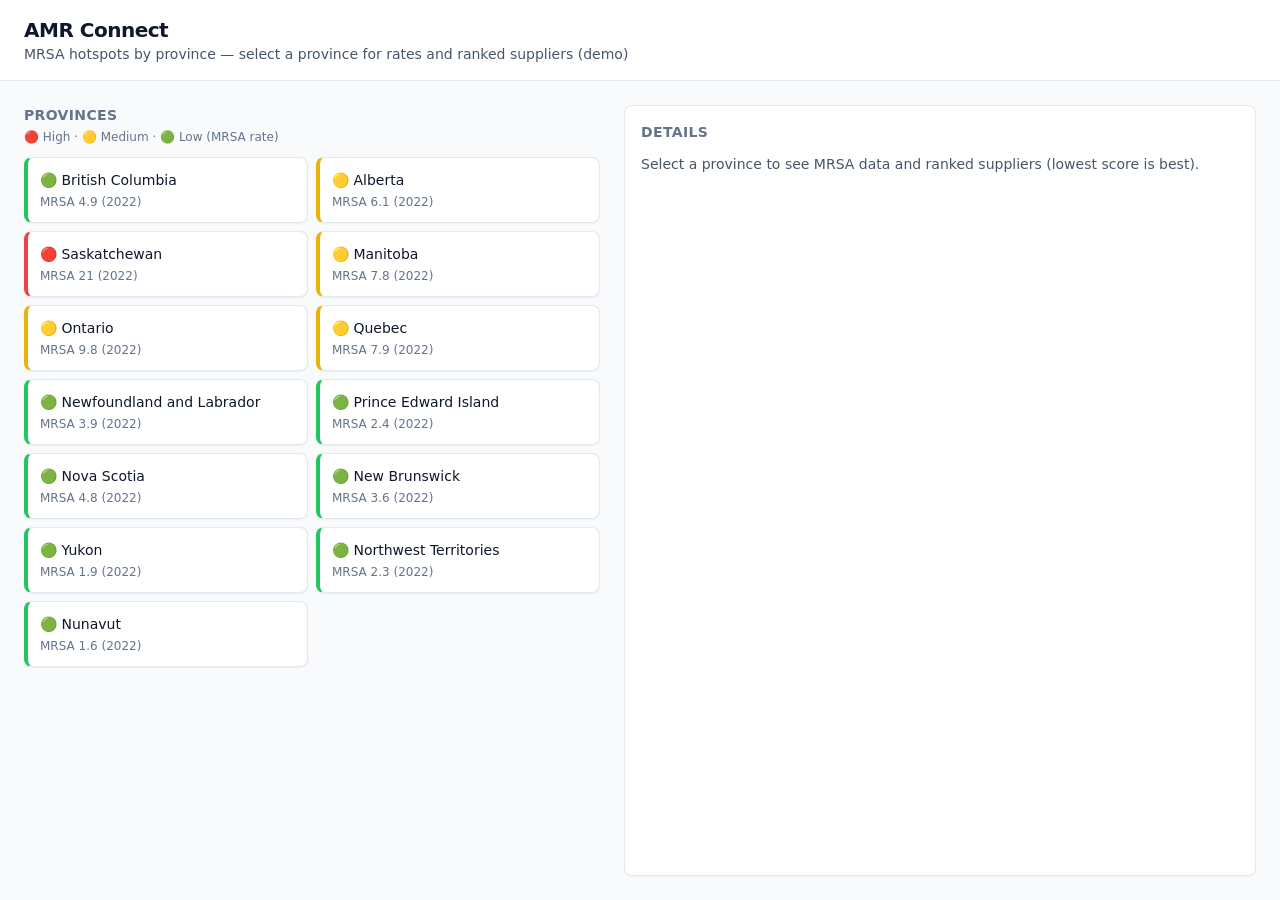
<file: index.html>
<!DOCTYPE html><!--6SRKDY8zP3myx3LyKvv_q--><html lang="en"><head><meta charSet="utf-8"/><meta name="viewport" content="width=device-width, initial-scale=1"/><link rel="stylesheet" href="/_next/static/css/f2f141f1705e0930.css" data-precedence="next"/><link rel="preload" as="script" fetchPriority="low" href="/_next/static/chunks/webpack-4a462cecab786e93.js"/><script src="/_next/static/chunks/4bd1b696-c023c6e3521b1417.js" async=""></script><script src="/_next/static/chunks/255-aaafc19c72668c72.js" async=""></script><script src="/_next/static/chunks/main-app-2a0cd409e878924c.js" async=""></script><script src="/_next/static/chunks/app/page-037598637d112447.js" async=""></script><title>AMR Connect — Demand Map</title><meta name="description" content="Regional antibiotic demand and supplier view"/><script src="/_next/static/chunks/polyfills-42372ed130431b0a.js" noModule=""></script></head><body class="min-h-screen bg-slate-50 text-slate-900 antialiased"><div hidden=""><!--$--><!--/$--></div><div class="flex min-h-screen flex-col"><header class="border-b border-slate-200 bg-white px-4 py-4 sm:px-6"><h1 class="text-xl font-semibold tracking-tight text-slate-900">AMR Connect</h1><p class="text-sm text-slate-600">MRSA hotspots by province — select a province for rates and ranked suppliers (demo)</p></header><div class="flex flex-1 flex-col gap-4 p-4 lg:flex-row lg:gap-6 lg:p-6"><section class="w-full lg:max-w-xl"><h2 class="text-sm font-semibold uppercase tracking-wide text-slate-500">Provinces</h2><p class="mt-1 text-xs text-slate-500">🔴 High · 🟡 Medium · 🟢 Low (MRSA rate)</p><div class="mt-3 grid grid-cols-1 gap-2 sm:grid-cols-2"><button type="button" class="rounded-lg border border-slate-200 bg-white p-3 text-left text-sm shadow-sm transition hover:bg-slate-50 " style="border-left-width:4px;border-left-color:#22C55E"><span class="font-medium text-slate-900">🟢<!-- --> <!-- -->British Columbia</span><span class="mt-1 block text-xs text-slate-500">MRSA <!-- -->4.9<!-- --> (<!-- -->2022<!-- -->)</span></button><button type="button" class="rounded-lg border border-slate-200 bg-white p-3 text-left text-sm shadow-sm transition hover:bg-slate-50 " style="border-left-width:4px;border-left-color:#EAB308"><span class="font-medium text-slate-900">🟡<!-- --> <!-- -->Alberta</span><span class="mt-1 block text-xs text-slate-500">MRSA <!-- -->6.1<!-- --> (<!-- -->2022<!-- -->)</span></button><button type="button" class="rounded-lg border border-slate-200 bg-white p-3 text-left text-sm shadow-sm transition hover:bg-slate-50 " style="border-left-width:4px;border-left-color:#EF4444"><span class="font-medium text-slate-900">🔴<!-- --> <!-- -->Saskatchewan</span><span class="mt-1 block text-xs text-slate-500">MRSA <!-- -->21<!-- --> (<!-- -->2022<!-- -->)</span></button><button type="button" class="rounded-lg border border-slate-200 bg-white p-3 text-left text-sm shadow-sm transition hover:bg-slate-50 " style="border-left-width:4px;border-left-color:#EAB308"><span class="font-medium text-slate-900">🟡<!-- --> <!-- -->Manitoba</span><span class="mt-1 block text-xs text-slate-500">MRSA <!-- -->7.8<!-- --> (<!-- -->2022<!-- -->)</span></button><button type="button" class="rounded-lg border border-slate-200 bg-white p-3 text-left text-sm shadow-sm transition hover:bg-slate-50 " style="border-left-width:4px;border-left-color:#EAB308"><span class="font-medium text-slate-900">🟡<!-- --> <!-- -->Ontario</span><span class="mt-1 block text-xs text-slate-500">MRSA <!-- -->9.8<!-- --> (<!-- -->2022<!-- -->)</span></button><button type="button" class="rounded-lg border border-slate-200 bg-white p-3 text-left text-sm shadow-sm transition hover:bg-slate-50 " style="border-left-width:4px;border-left-color:#EAB308"><span class="font-medium text-slate-900">🟡<!-- --> <!-- -->Quebec</span><span class="mt-1 block text-xs text-slate-500">MRSA <!-- -->7.9<!-- --> (<!-- -->2022<!-- -->)</span></button><button type="button" class="rounded-lg border border-slate-200 bg-white p-3 text-left text-sm shadow-sm transition hover:bg-slate-50 " style="border-left-width:4px;border-left-color:#22C55E"><span class="font-medium text-slate-900">🟢<!-- --> <!-- -->Newfoundland and Labrador</span><span class="mt-1 block text-xs text-slate-500">MRSA <!-- -->3.9<!-- --> (<!-- -->2022<!-- -->)</span></button><button type="button" class="rounded-lg border border-slate-200 bg-white p-3 text-left text-sm shadow-sm transition hover:bg-slate-50 " style="border-left-width:4px;border-left-color:#22C55E"><span class="font-medium text-slate-900">🟢<!-- --> <!-- -->Prince Edward Island</span><span class="mt-1 block text-xs text-slate-500">MRSA <!-- -->2.4<!-- --> (<!-- -->2022<!-- -->)</span></button><button type="button" class="rounded-lg border border-slate-200 bg-white p-3 text-left text-sm shadow-sm transition hover:bg-slate-50 " style="border-left-width:4px;border-left-color:#22C55E"><span class="font-medium text-slate-900">🟢<!-- --> <!-- -->Nova Scotia</span><span class="mt-1 block text-xs text-slate-500">MRSA <!-- -->4.8<!-- --> (<!-- -->2022<!-- -->)</span></button><button type="button" class="rounded-lg border border-slate-200 bg-white p-3 text-left text-sm shadow-sm transition hover:bg-slate-50 " style="border-left-width:4px;border-left-color:#22C55E"><span class="font-medium text-slate-900">🟢<!-- --> <!-- -->New Brunswick</span><span class="mt-1 block text-xs text-slate-500">MRSA <!-- -->3.6<!-- --> (<!-- -->2022<!-- -->)</span></button><button type="button" class="rounded-lg border border-slate-200 bg-white p-3 text-left text-sm shadow-sm transition hover:bg-slate-50 " style="border-left-width:4px;border-left-color:#22C55E"><span class="font-medium text-slate-900">🟢<!-- --> <!-- -->Yukon</span><span class="mt-1 block text-xs text-slate-500">MRSA <!-- -->1.9<!-- --> (<!-- -->2022<!-- -->)</span></button><button type="button" class="rounded-lg border border-slate-200 bg-white p-3 text-left text-sm shadow-sm transition hover:bg-slate-50 " style="border-left-width:4px;border-left-color:#22C55E"><span class="font-medium text-slate-900">🟢<!-- --> <!-- -->Northwest Territories</span><span class="mt-1 block text-xs text-slate-500">MRSA <!-- -->2.3<!-- --> (<!-- -->2022<!-- -->)</span></button><button type="button" class="rounded-lg border border-slate-200 bg-white p-3 text-left text-sm shadow-sm transition hover:bg-slate-50 " style="border-left-width:4px;border-left-color:#22C55E"><span class="font-medium text-slate-900">🟢<!-- --> <!-- -->Nunavut</span><span class="mt-1 block text-xs text-slate-500">MRSA <!-- -->1.6<!-- --> (<!-- -->2022<!-- -->)</span></button></div></section><aside class="min-h-[200px] w-full flex-1 rounded-lg border border-slate-200 bg-white p-4 shadow-sm"><h2 class="text-sm font-semibold uppercase tracking-wide text-slate-500">Details</h2><p class="mt-3 text-sm text-slate-600">Select a province to see MRSA data and ranked suppliers (lowest score is best).</p></aside></div></div><!--$--><!--/$--><script src="/_next/static/chunks/webpack-4a462cecab786e93.js" id="_R_" async=""></script><script>(self.__next_f=self.__next_f||[]).push([0])</script><script>self.__next_f.push([1,"1:\"$Sreact.fragment\"\n2:I[9766,[],\"\"]\n3:I[8924,[],\"\"]\n4:I[4963,[\"974\",\"static/chunks/app/page-037598637d112447.js\"],\"default\"]\n5:I[4431,[],\"OutletBoundary\"]\n7:I[5278,[],\"AsyncMetadataOutlet\"]\n9:I[4431,[],\"ViewportBoundary\"]\nb:I[4431,[],\"MetadataBoundary\"]\nc:\"$Sreact.suspense\"\ne:I[7150,[],\"\"]\n:HL[\"/_next/static/css/f2f141f1705e0930.css\",\"style\"]\n"])</script><script>self.__next_f.push([1,"0:{\"P\":null,\"b\":\"6SRKDY8zP3myx3LyKvv-q\",\"p\":\"\",\"c\":[\"\",\"\"],\"i\":false,\"f\":[[[\"\",{\"children\":[\"__PAGE__\",{}]},\"$undefined\",\"$undefined\",true],[\"\",[\"$\",\"$1\",\"c\",{\"children\":[[[\"$\",\"link\",\"0\",{\"rel\":\"stylesheet\",\"href\":\"/_next/static/css/f2f141f1705e0930.css\",\"precedence\":\"next\",\"crossOrigin\":\"$undefined\",\"nonce\":\"$undefined\"}]],[\"$\",\"html\",null,{\"lang\":\"en\",\"suppressHydrationWarning\":true,\"children\":[\"$\",\"body\",null,{\"className\":\"min-h-screen bg-slate-50 text-slate-900 antialiased\",\"suppressHydrationWarning\":true,\"children\":[\"$\",\"$L2\",null,{\"parallelRouterKey\":\"children\",\"error\":\"$undefined\",\"errorStyles\":\"$undefined\",\"errorScripts\":\"$undefined\",\"template\":[\"$\",\"$L3\",null,{}],\"templateStyles\":\"$undefined\",\"templateScripts\":\"$undefined\",\"notFound\":[[[\"$\",\"title\",null,{\"children\":\"404: This page could not be found.\"}],[\"$\",\"div\",null,{\"style\":{\"fontFamily\":\"system-ui,\\\"Segoe UI\\\",Roboto,Helvetica,Arial,sans-serif,\\\"Apple Color Emoji\\\",\\\"Segoe UI Emoji\\\"\",\"height\":\"100vh\",\"textAlign\":\"center\",\"display\":\"flex\",\"flexDirection\":\"column\",\"alignItems\":\"center\",\"justifyContent\":\"center\"},\"children\":[\"$\",\"div\",null,{\"children\":[[\"$\",\"style\",null,{\"dangerouslySetInnerHTML\":{\"__html\":\"body{color:#000;background:#fff;margin:0}.next-error-h1{border-right:1px solid rgba(0,0,0,.3)}@media (prefers-color-scheme:dark){body{color:#fff;background:#000}.next-error-h1{border-right:1px solid rgba(255,255,255,.3)}}\"}}],[\"$\",\"h1\",null,{\"className\":\"next-error-h1\",\"style\":{\"display\":\"inline-block\",\"margin\":\"0 20px 0 0\",\"padding\":\"0 23px 0 0\",\"fontSize\":24,\"fontWeight\":500,\"verticalAlign\":\"top\",\"lineHeight\":\"49px\"},\"children\":404}],[\"$\",\"div\",null,{\"style\":{\"display\":\"inline-block\"},\"children\":[\"$\",\"h2\",null,{\"style\":{\"fontSize\":14,\"fontWeight\":400,\"lineHeight\":\"49px\",\"margin\":0},\"children\":\"This page could not be found.\"}]}]]}]}]],[]],\"forbidden\":\"$undefined\",\"unauthorized\":\"$undefined\"}]}]}]]}],{\"children\":[\"__PAGE__\",[\"$\",\"$1\",\"c\",{\"children\":[[\"$\",\"$L4\",null,{}],null,[\"$\",\"$L5\",null,{\"children\":[\"$L6\",[\"$\",\"$L7\",null,{\"promise\":\"$@8\"}]]}]]}],{},null,false]},null,false],[\"$\",\"$1\",\"h\",{\"children\":[null,[[\"$\",\"$L9\",null,{\"children\":\"$La\"}],null],[\"$\",\"$Lb\",null,{\"children\":[\"$\",\"div\",null,{\"hidden\":true,\"children\":[\"$\",\"$c\",null,{\"fallback\":null,\"children\":\"$Ld\"}]}]}]]}],false]],\"m\":\"$undefined\",\"G\":[\"$e\",[]],\"s\":false,\"S\":true}\n"])</script><script>self.__next_f.push([1,"a:[[\"$\",\"meta\",\"0\",{\"charSet\":\"utf-8\"}],[\"$\",\"meta\",\"1\",{\"name\":\"viewport\",\"content\":\"width=device-width, initial-scale=1\"}]]\n6:null\n"])</script><script>self.__next_f.push([1,"8:{\"metadata\":[[\"$\",\"title\",\"0\",{\"children\":\"AMR Connect — Demand Map\"}],[\"$\",\"meta\",\"1\",{\"name\":\"description\",\"content\":\"Regional antibiotic demand and supplier view\"}]],\"error\":null,\"digest\":\"$undefined\"}\n"])</script><script>self.__next_f.push([1,"d:\"$8:metadata\"\n"])</script></body></html>
</file>
<file: _next/static/css/f2f141f1705e0930.css>
*,:after,:before{--tw-border-spacing-x:0;--tw-border-spacing-y:0;--tw-translate-x:0;--tw-translate-y:0;--tw-rotate:0;--tw-skew-x:0;--tw-skew-y:0;--tw-scale-x:1;--tw-scale-y:1;--tw-pan-x: ;--tw-pan-y: ;--tw-pinch-zoom: ;--tw-scroll-snap-strictness:proximity;--tw-gradient-from-position: ;--tw-gradient-via-position: ;--tw-gradient-to-position: ;--tw-ordinal: ;--tw-slashed-zero: ;--tw-numeric-figure: ;--tw-numeric-spacing: ;--tw-numeric-fraction: ;--tw-ring-inset: ;--tw-ring-offset-width:0px;--tw-ring-offset-color:#fff;--tw-ring-color:rgb(59 130 246/0.5);--tw-ring-offset-shadow:0 0 #0000;--tw-ring-shadow:0 0 #0000;--tw-shadow:0 0 #0000;--tw-shadow-colored:0 0 #0000;--tw-blur: ;--tw-brightness: ;--tw-contrast: ;--tw-grayscale: ;--tw-hue-rotate: ;--tw-invert: ;--tw-saturate: ;--tw-sepia: ;--tw-drop-shadow: ;--tw-backdrop-blur: ;--tw-backdrop-brightness: ;--tw-backdrop-contrast: ;--tw-backdrop-grayscale: ;--tw-backdrop-hue-rotate: ;--tw-backdrop-invert: ;--tw-backdrop-opacity: ;--tw-backdrop-saturate: ;--tw-backdrop-sepia: ;--tw-contain-size: ;--tw-contain-layout: ;--tw-contain-paint: ;--tw-contain-style: }::backdrop{--tw-border-spacing-x:0;--tw-border-spacing-y:0;--tw-translate-x:0;--tw-translate-y:0;--tw-rotate:0;--tw-skew-x:0;--tw-skew-y:0;--tw-scale-x:1;--tw-scale-y:1;--tw-pan-x: ;--tw-pan-y: ;--tw-pinch-zoom: ;--tw-scroll-snap-strictness:proximity;--tw-gradient-from-position: ;--tw-gradient-via-position: ;--tw-gradient-to-position: ;--tw-ordinal: ;--tw-slashed-zero: ;--tw-numeric-figure: ;--tw-numeric-spacing: ;--tw-numeric-fraction: ;--tw-ring-inset: ;--tw-ring-offset-width:0px;--tw-ring-offset-color:#fff;--tw-ring-color:rgb(59 130 246/0.5);--tw-ring-offset-shadow:0 0 #0000;--tw-ring-shadow:0 0 #0000;--tw-shadow:0 0 #0000;--tw-shadow-colored:0 0 #0000;--tw-blur: ;--tw-brightness: ;--tw-contrast: ;--tw-grayscale: ;--tw-hue-rotate: ;--tw-invert: ;--tw-saturate: ;--tw-sepia: ;--tw-drop-shadow: ;--tw-backdrop-blur: ;--tw-backdrop-brightness: ;--tw-backdrop-contrast: ;--tw-backdrop-grayscale: ;--tw-backdrop-hue-rotate: ;--tw-backdrop-invert: ;--tw-backdrop-opacity: ;--tw-backdrop-saturate: ;--tw-backdrop-sepia: ;--tw-contain-size: ;--tw-contain-layout: ;--tw-contain-paint: ;--tw-contain-style: }/*
! tailwindcss v3.4.19 | MIT License | https://tailwindcss.com
*/*,:after,:before{box-sizing:border-box;border:0 solid #e5e7eb}:after,:before{--tw-content:""}:host,html{line-height:1.5;-webkit-text-size-adjust:100%;-moz-tab-size:4;-o-tab-size:4;tab-size:4;font-family:ui-sans-serif,system-ui,sans-serif,Apple Color Emoji,Segoe UI Emoji,Segoe UI Symbol,Noto Color Emoji;font-feature-settings:normal;font-variation-settings:normal;-webkit-tap-highlight-color:transparent}body{margin:0;line-height:inherit}hr{height:0;color:inherit;border-top-width:1px}abbr:where([title]){-webkit-text-decoration:underline dotted;text-decoration:underline dotted}h1,h2,h3,h4,h5,h6{font-size:inherit;font-weight:inherit}a{color:inherit;text-decoration:inherit}b,strong{font-weight:bolder}code,kbd,pre,samp{font-family:ui-monospace,SFMono-Regular,Menlo,Monaco,Consolas,Liberation Mono,Courier New,monospace;font-feature-settings:normal;font-variation-settings:normal;font-size:1em}small{font-size:80%}sub,sup{font-size:75%;line-height:0;position:relative;vertical-align:baseline}sub{bottom:-.25em}sup{top:-.5em}table{text-indent:0;border-color:inherit;border-collapse:collapse}button,input,optgroup,select,textarea{font-family:inherit;font-feature-settings:inherit;font-variation-settings:inherit;font-size:100%;font-weight:inherit;line-height:inherit;letter-spacing:inherit;color:inherit;margin:0;padding:0}button,select{text-transform:none}button,input:where([type=button]),input:where([type=reset]),input:where([type=submit]){-webkit-appearance:button;background-color:transparent;background-image:none}:-moz-focusring{outline:auto}:-moz-ui-invalid{box-shadow:none}progress{vertical-align:baseline}::-webkit-inner-spin-button,::-webkit-outer-spin-button{height:auto}[type=search]{-webkit-appearance:textfield;outline-offset:-2px}::-webkit-search-decoration{-webkit-appearance:none}::-webkit-file-upload-button{-webkit-appearance:button;font:inherit}summary{display:list-item}blockquote,dd,dl,figure,h1,h2,h3,h4,h5,h6,hr,p,pre{margin:0}fieldset{margin:0}fieldset,legend{padding:0}menu,ol,ul{list-style:none;margin:0;padding:0}dialog{padding:0}textarea{resize:vertical}input::-moz-placeholder,textarea::-moz-placeholder{opacity:1;color:#9ca3af}input::placeholder,textarea::placeholder{opacity:1;color:#9ca3af}[role=button],button{cursor:pointer}:disabled{cursor:default}audio,canvas,embed,iframe,img,object,svg,video{display:block;vertical-align:middle}img,video{max-width:100%;height:auto}[hidden]:where(:not([hidden=until-found])){display:none}.mt-1{margin-top:.25rem}.mt-2{margin-top:.5rem}.mt-3{margin-top:.75rem}.block{display:block}.flex{display:flex}.grid{display:grid}.min-h-\[200px\]{min-height:200px}.min-h-screen{min-height:100vh}.w-full{width:100%}.flex-1{flex:1 1 0%}.shrink-0{flex-shrink:0}.grid-cols-1{grid-template-columns:repeat(1,minmax(0,1fr))}.flex-col{flex-direction:column}.items-start{align-items:flex-start}.justify-between{justify-content:space-between}.gap-2{gap:.5rem}.gap-4{gap:1rem}.space-y-2>:not([hidden])~:not([hidden]){--tw-space-y-reverse:0;margin-top:calc(.5rem * calc(1 - var(--tw-space-y-reverse)));margin-bottom:calc(.5rem * var(--tw-space-y-reverse))}.space-y-4>:not([hidden])~:not([hidden]){--tw-space-y-reverse:0;margin-top:calc(1rem * calc(1 - var(--tw-space-y-reverse)));margin-bottom:calc(1rem * var(--tw-space-y-reverse))}.rounded{border-radius:.25rem}.rounded-lg{border-radius:.5rem}.rounded-md{border-radius:.375rem}.border{border-width:1px}.border-b{border-bottom-width:1px}.border-slate-100{--tw-border-opacity:1;border-color:rgb(241 245 249/var(--tw-border-opacity,1))}.border-slate-200{--tw-border-opacity:1;border-color:rgb(226 232 240/var(--tw-border-opacity,1))}.bg-slate-50{--tw-bg-opacity:1;background-color:rgb(248 250 252/var(--tw-bg-opacity,1))}.bg-slate-900{--tw-bg-opacity:1;background-color:rgb(15 23 42/var(--tw-bg-opacity,1))}.bg-white{--tw-bg-opacity:1;background-color:rgb(255 255 255/var(--tw-bg-opacity,1))}.p-3{padding:.75rem}.p-4{padding:1rem}.px-2{padding-left:.5rem;padding-right:.5rem}.px-4{padding-left:1rem;padding-right:1rem}.py-0\.5{padding-top:.125rem;padding-bottom:.125rem}.py-2{padding-top:.5rem;padding-bottom:.5rem}.py-4{padding-top:1rem;padding-bottom:1rem}.text-left{text-align:left}.font-mono{font-family:ui-monospace,SFMono-Regular,Menlo,Monaco,Consolas,Liberation Mono,Courier New,monospace}.text-sm{font-size:.875rem;line-height:1.25rem}.text-xl{font-size:1.25rem;line-height:1.75rem}.text-xs{font-size:.75rem;line-height:1rem}.font-medium{font-weight:500}.font-semibold{font-weight:600}.uppercase{text-transform:uppercase}.tracking-tight{letter-spacing:-.025em}.tracking-wide{letter-spacing:.025em}.text-slate-500{--tw-text-opacity:1;color:rgb(100 116 139/var(--tw-text-opacity,1))}.text-slate-600{--tw-text-opacity:1;color:rgb(71 85 105/var(--tw-text-opacity,1))}.text-slate-700{--tw-text-opacity:1;color:rgb(51 65 85/var(--tw-text-opacity,1))}.text-slate-900{--tw-text-opacity:1;color:rgb(15 23 42/var(--tw-text-opacity,1))}.text-white{--tw-text-opacity:1;color:rgb(255 255 255/var(--tw-text-opacity,1))}.antialiased{-webkit-font-smoothing:antialiased;-moz-osx-font-smoothing:grayscale}.shadow-sm{--tw-shadow:0 1px 2px 0 rgb(0 0 0/0.05);--tw-shadow-colored:0 1px 2px 0 var(--tw-shadow-color);box-shadow:var(--tw-ring-offset-shadow,0 0 #0000),var(--tw-ring-shadow,0 0 #0000),var(--tw-shadow)}.ring-2{--tw-ring-offset-shadow:var(--tw-ring-inset) 0 0 0 var(--tw-ring-offset-width) var(--tw-ring-offset-color);--tw-ring-shadow:var(--tw-ring-inset) 0 0 0 calc(2px + var(--tw-ring-offset-width)) var(--tw-ring-color);box-shadow:var(--tw-ring-offset-shadow),var(--tw-ring-shadow),var(--tw-shadow,0 0 #0000)}.ring-slate-900{--tw-ring-opacity:1;--tw-ring-color:rgb(15 23 42/var(--tw-ring-opacity,1))}.ring-offset-2{--tw-ring-offset-width:2px}.transition{transition-property:color,background-color,border-color,text-decoration-color,fill,stroke,opacity,box-shadow,transform,filter,backdrop-filter;transition-timing-function:cubic-bezier(.4,0,.2,1);transition-duration:.15s}body,html{height:100%}.hover\:bg-slate-50:hover{--tw-bg-opacity:1;background-color:rgb(248 250 252/var(--tw-bg-opacity,1))}.hover\:bg-slate-800:hover{--tw-bg-opacity:1;background-color:rgb(30 41 59/var(--tw-bg-opacity,1))}@media (min-width:640px){.sm\:grid-cols-2{grid-template-columns:repeat(2,minmax(0,1fr))}.sm\:px-6{padding-left:1.5rem;padding-right:1.5rem}}@media (min-width:1024px){.lg\:max-w-xl{max-width:36rem}.lg\:flex-row{flex-direction:row}.lg\:gap-6{gap:1.5rem}.lg\:p-6{padding:1.5rem}}
</file>
